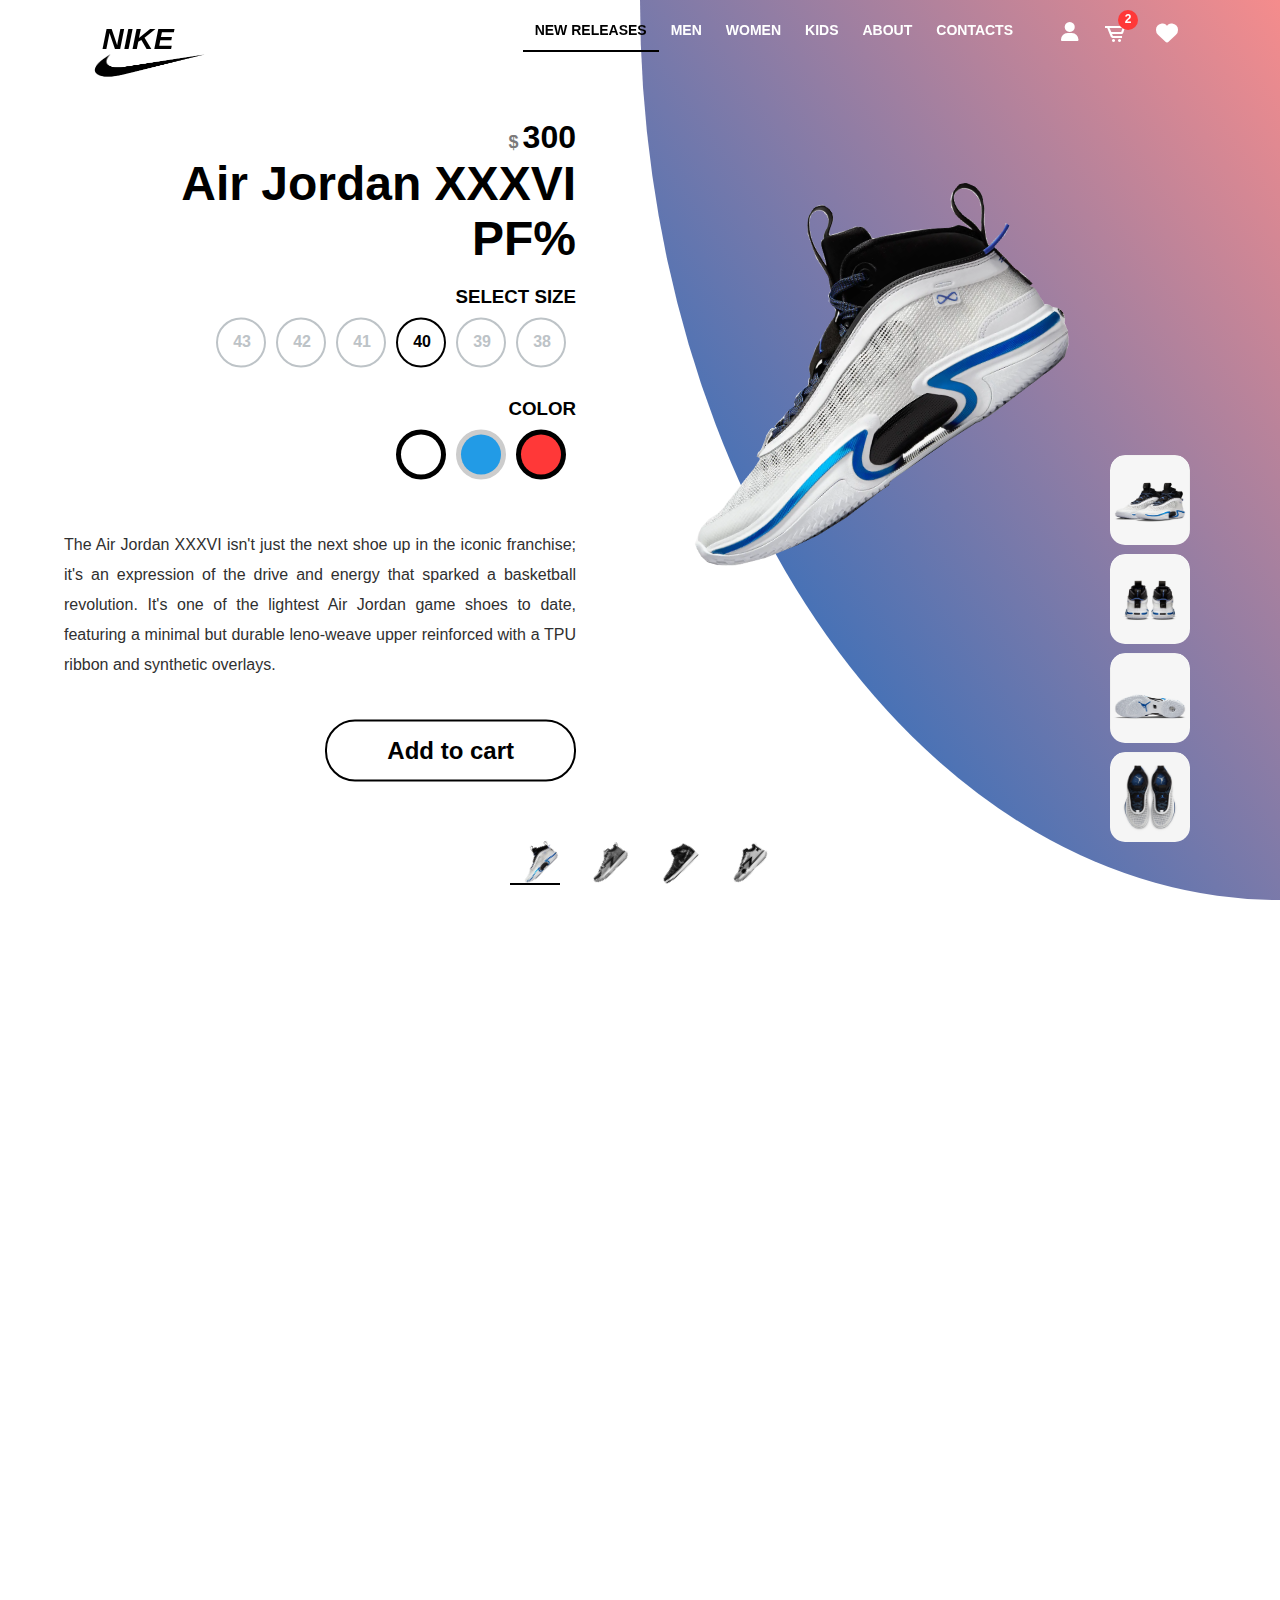
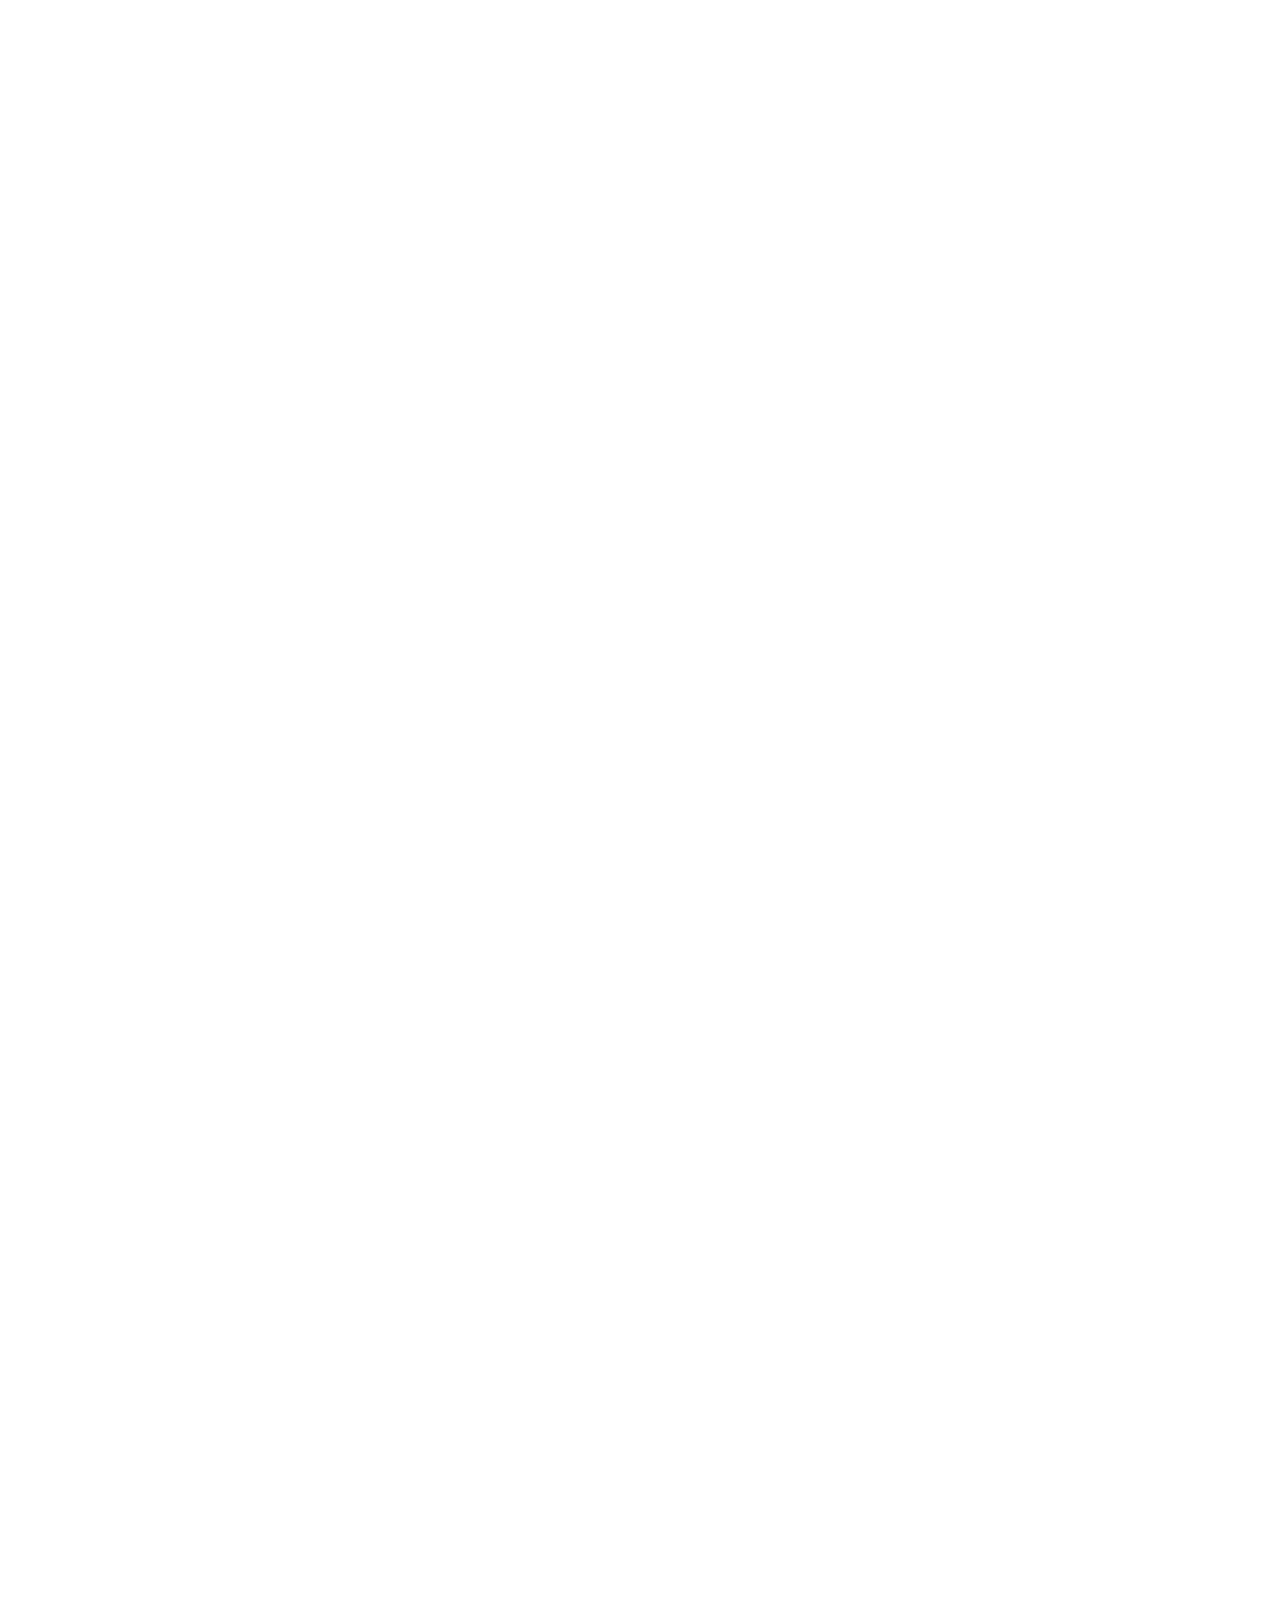
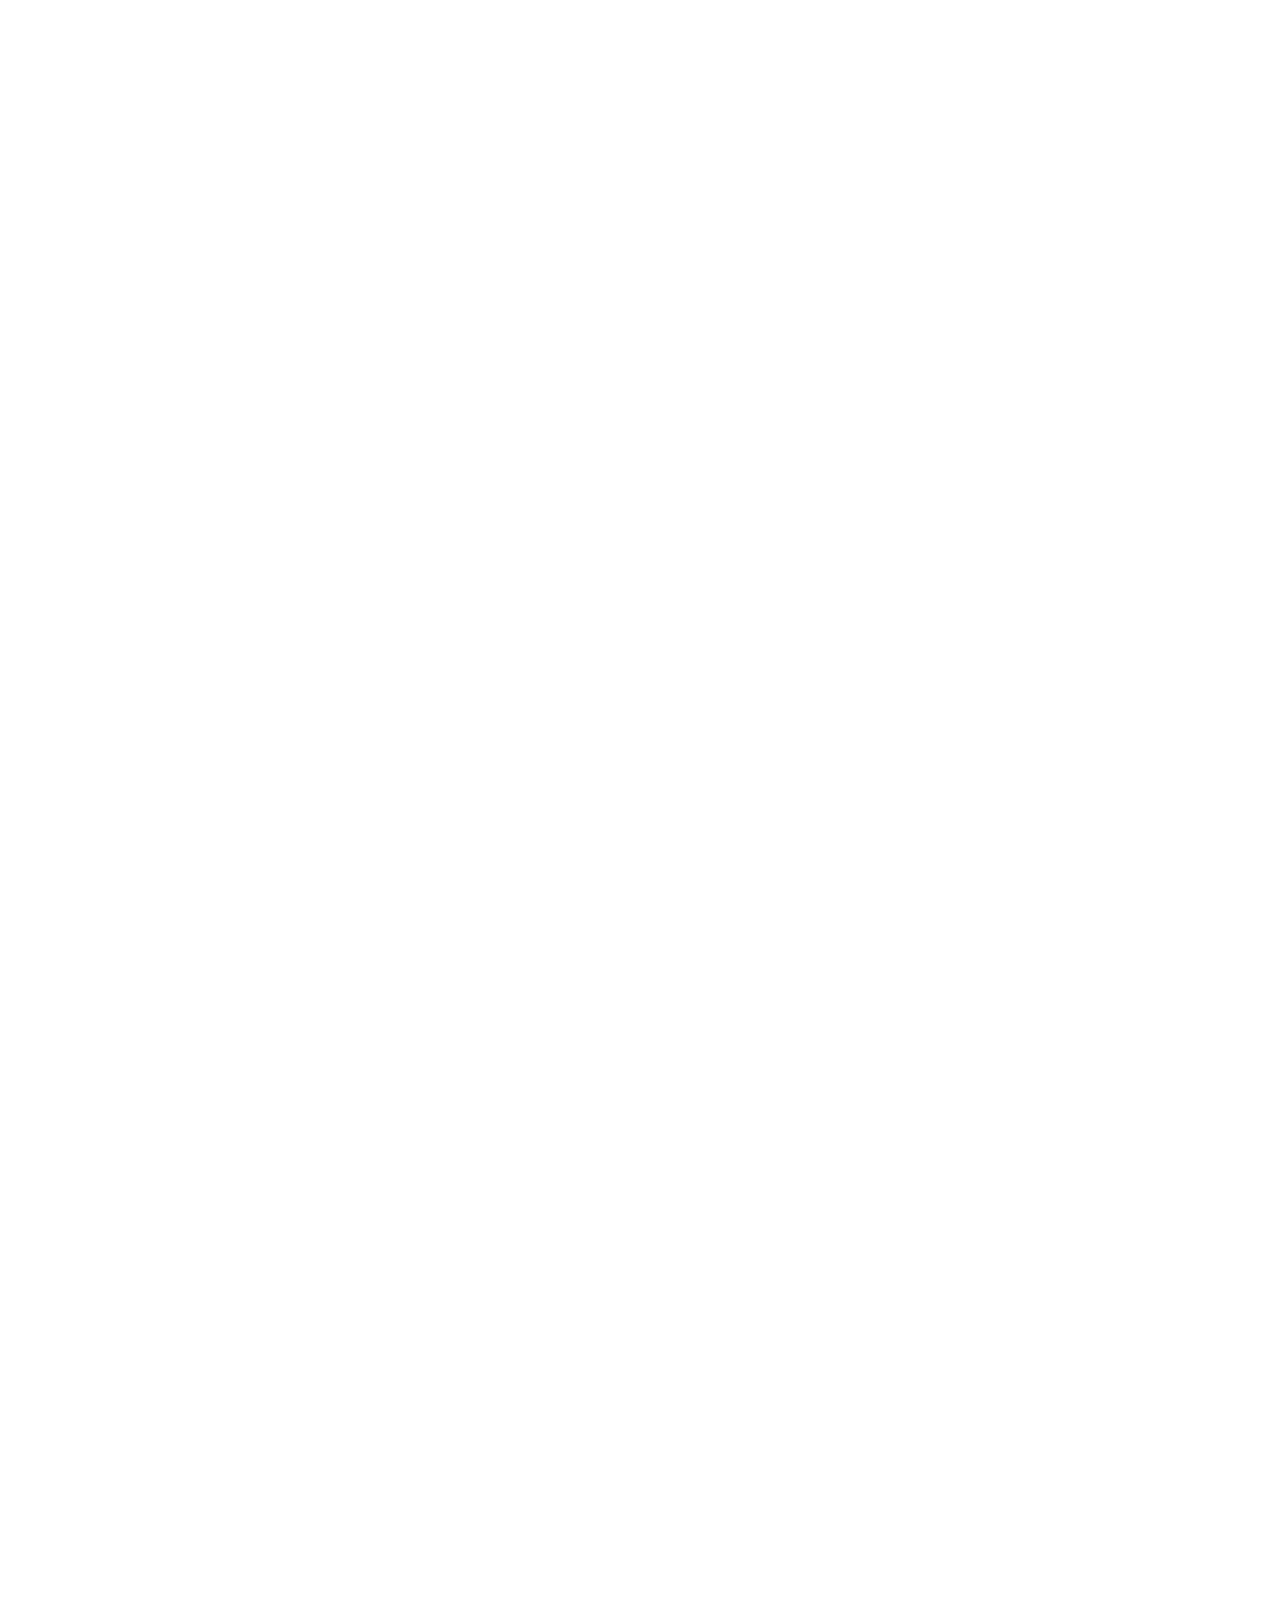
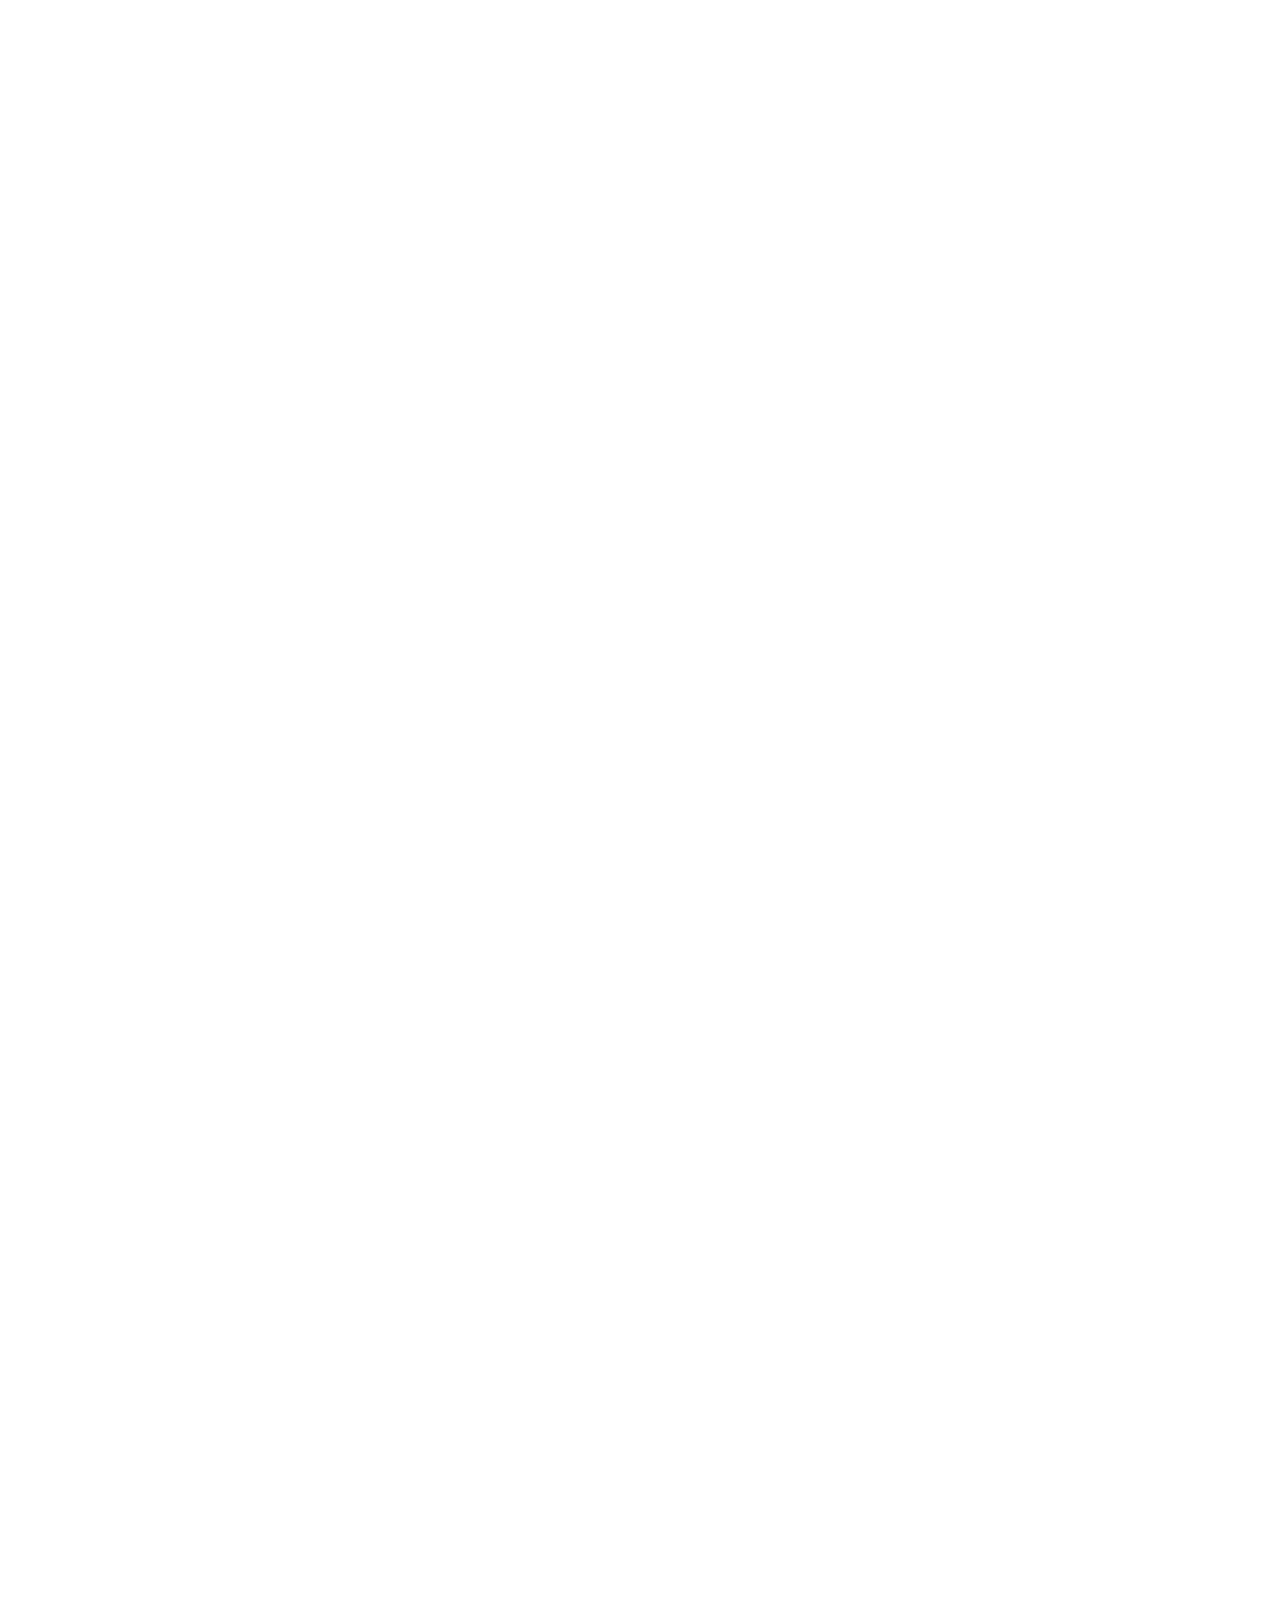
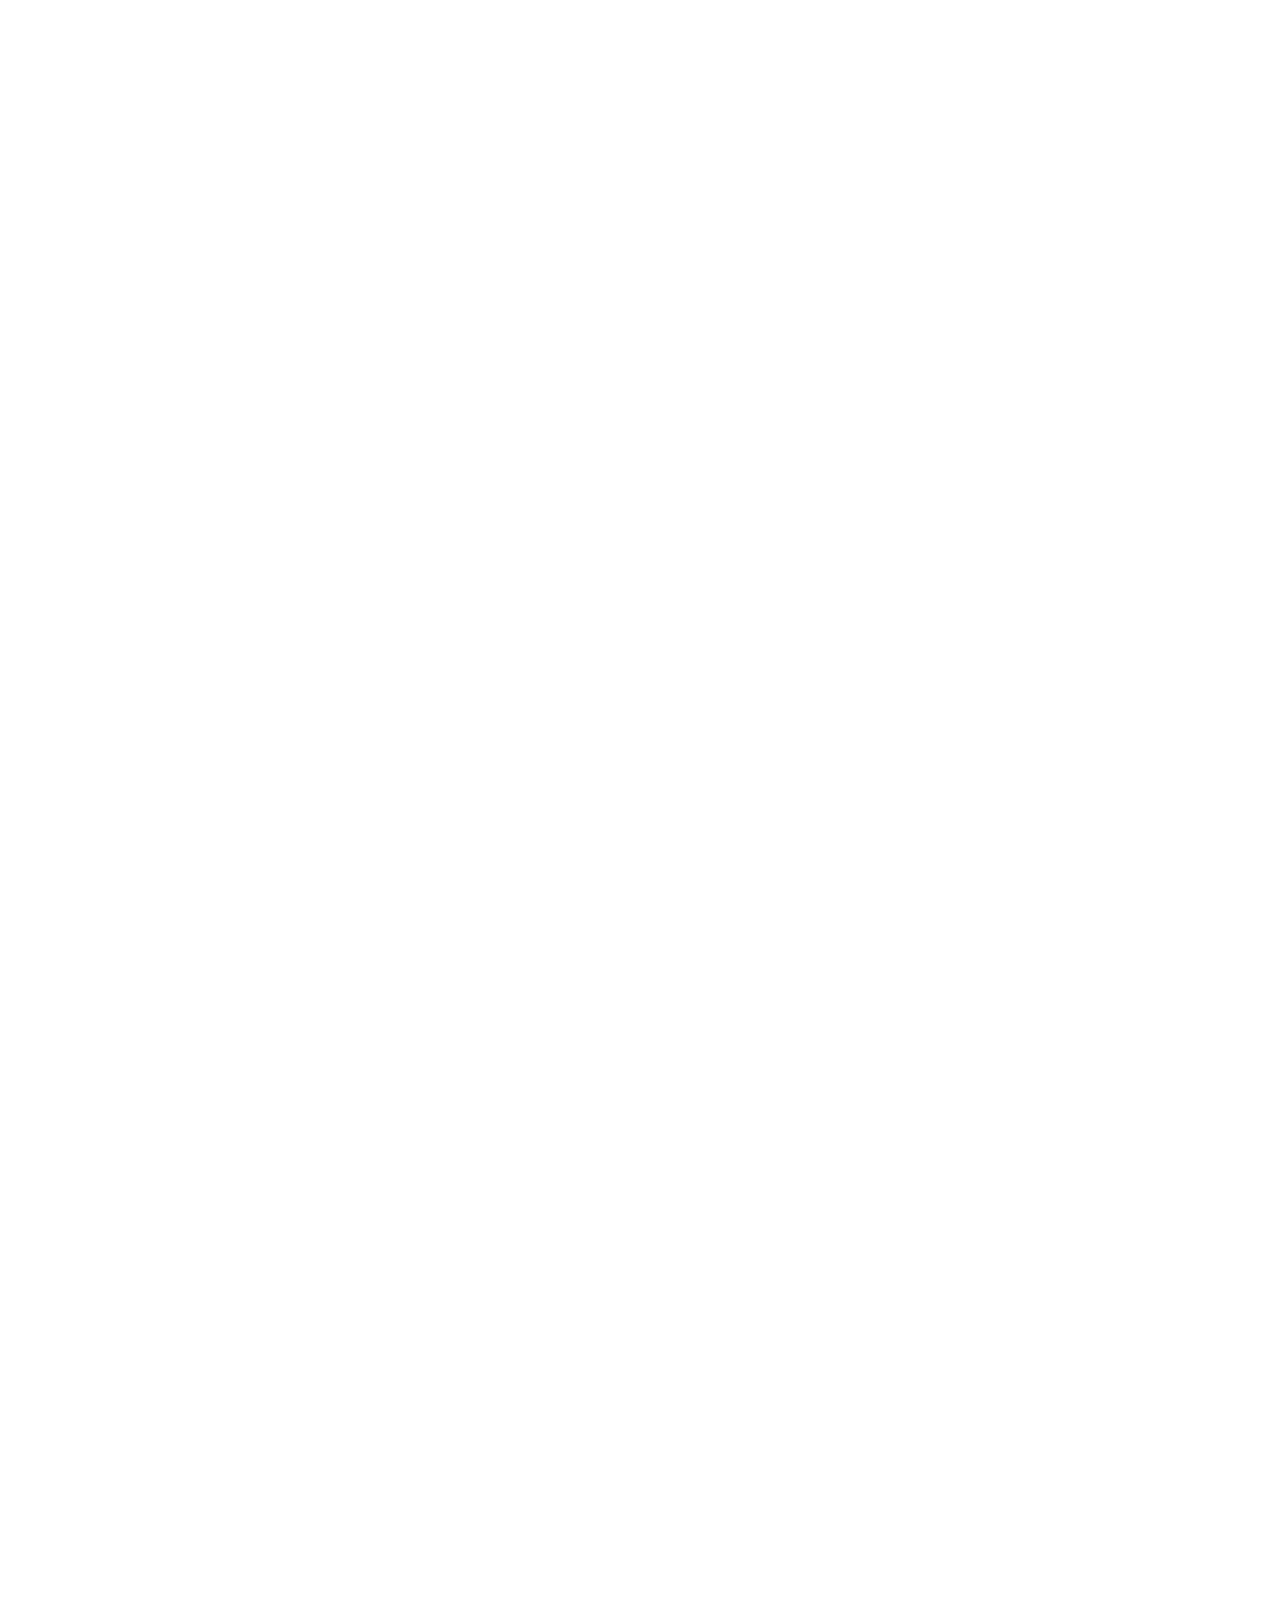
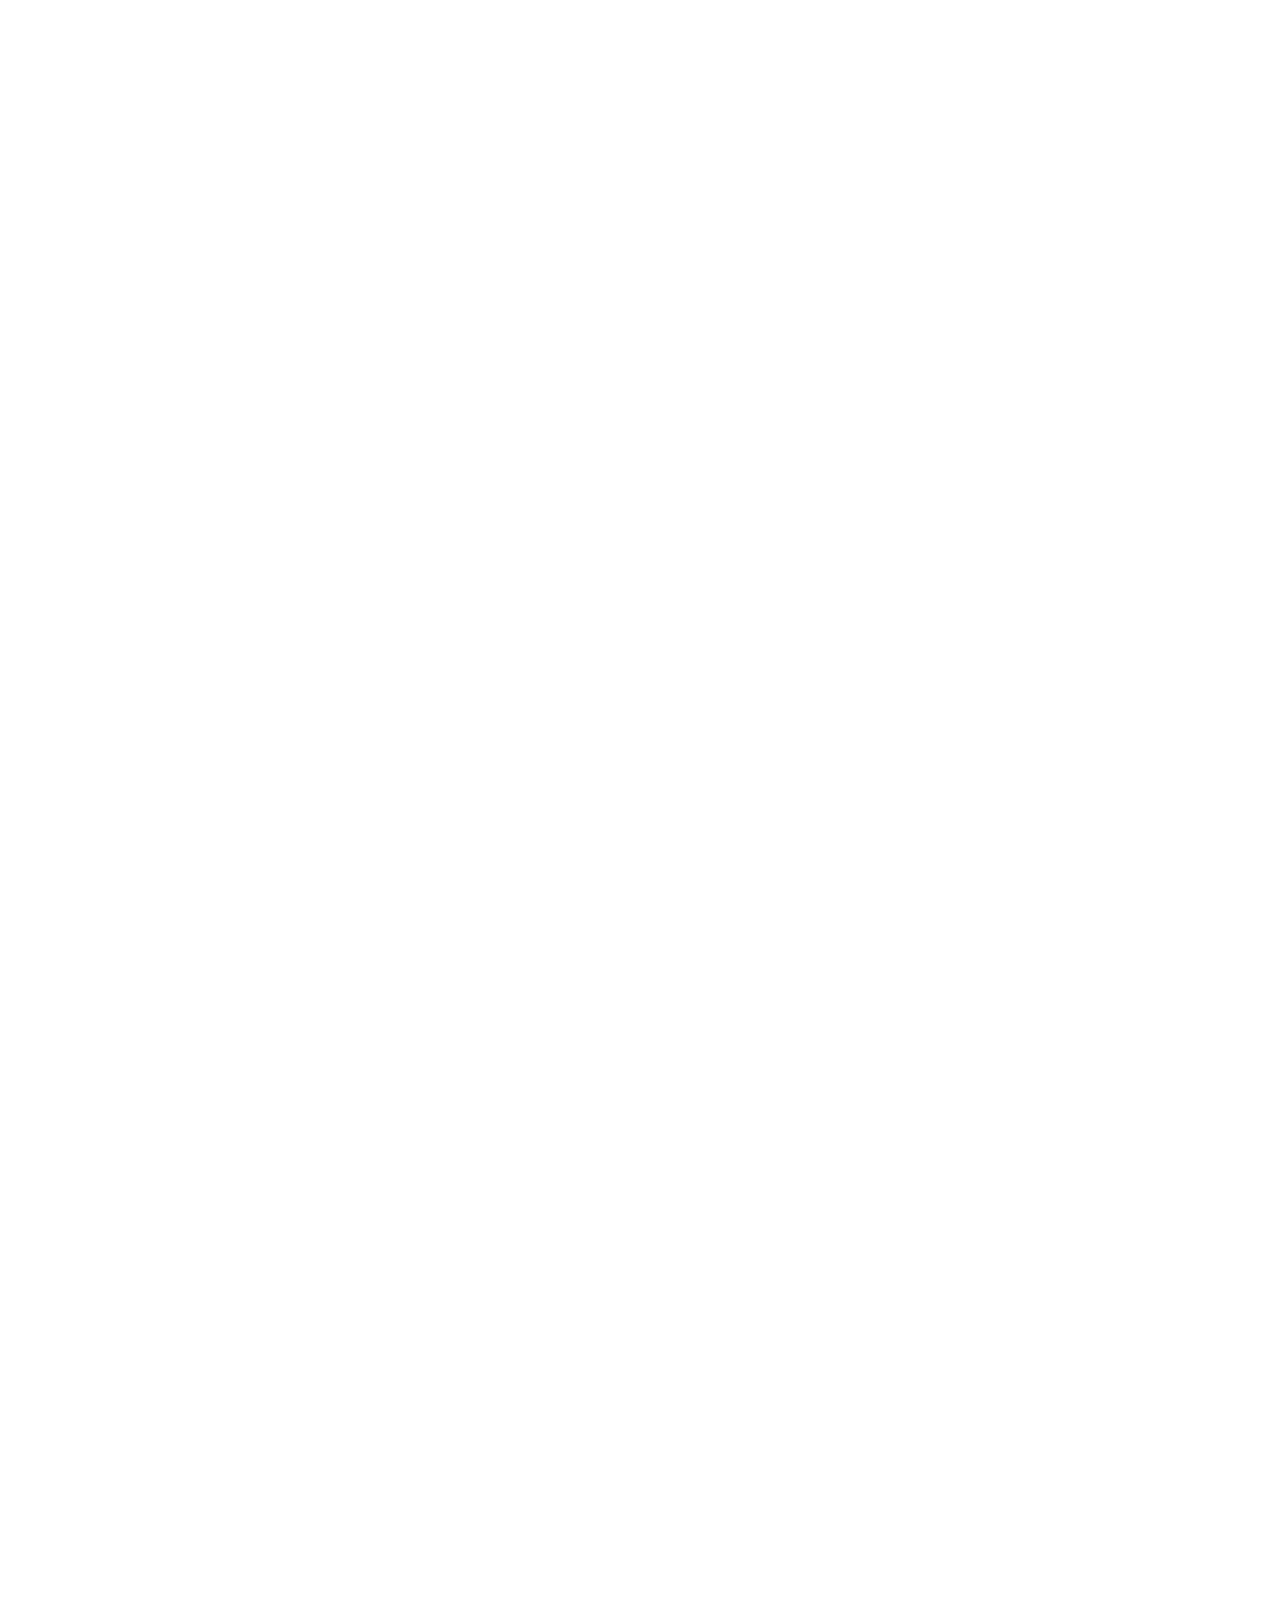
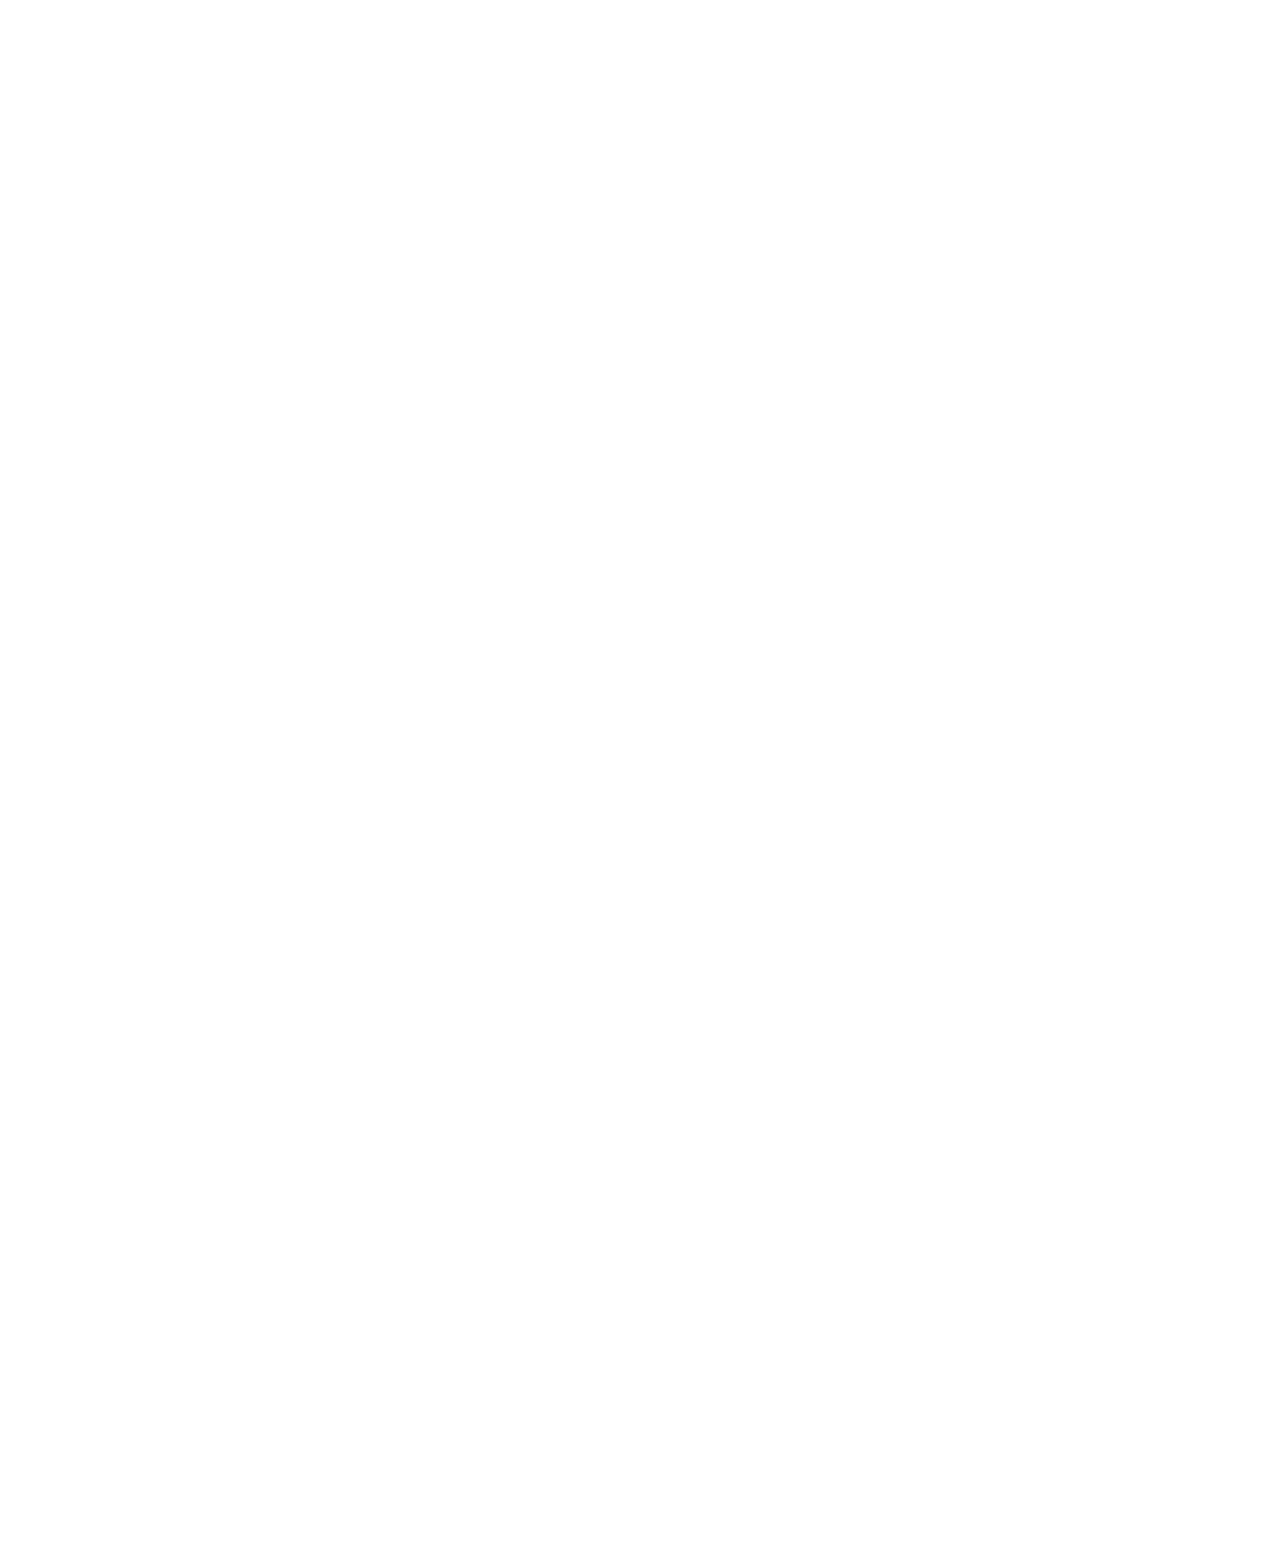
<file: index.html>
<!DOCTYPE html>
<html lang="en">
<head>
    <meta charset="UTF-8">
    <meta http-equiv="X-UA-Compatible" content="IE=edge">
    <meta name="viewport" content="width=device-width, initial-scale=1.0">
    <title>NIKE PRODUCT PAGE</title>
    <link href='https://unpkg.com/boxicons@2.1.2/css/boxicons.min.css' rel='stylesheet'>
    <link rel="stylesheet" href="style.css" type="text/css">
    <link rel="stylesheet" href="./Font/fontawesome-free-6.1.1-web/css/all.min.css">
    <link rel="icon" href="./img/Logo/pngwing.com.png" type="image/x-icon" />
</head>
<body>
    <!-- Main -->
    <div id="slider" class="slider">
        <div class="navbar">
            <a href="#" class="logo">NIKE
                <div class="logo_nike">
                    <img src="./img/Logo/pngwing.com.png" alt="" class="logo_nav">
                </div> 
            </a>

            <div class="navbar-right menu">
                <a href="" class="active">New releases</a>
                <a href="./Product_men.html" >Men</a>
                <a href="" >Women</a>
                <a href="" >Kids</a>
                <a href="" >About</a>
                <a href="" >Contacts</a>
            </div>
            <div class="navbar-right">
                
                <a href="#" class="login">
                    <i class="fa-solid fa-user"></i>
                </a>
                <a href="#" class="cart">
                    <i class="bx bx-cart-alt"></i>
                    <span class="badge">2</span>
                </a>

                <a href="#" class="heart">
                    <i class="fa-solid fa-heart"></i>
                </a>
            </div>
        </div>
        
        <!-- SLIDE 1 -->
        <div class="row fullheight slide">
            <div class="col-6 fullheight">
                <!--Product info  -->
                <div class="product-info">
                    <div class="info-wrapper">
                        <div class="product-price left-to-right">
                            <span>$</span>300
                        </div>

                        <div class="product-name left-to-right">
                            <h2>
                                Air Jordan XXXVI PF%
                            </h2>
                        </div>

                        <div class="product-size left-to-right">
                            <h3>SELECT SIZE</h3>
                            <div class="size-wrapper">
                                <div>38</div>
                                <div>39</div>
                                <div class="active">40</div>
                                <div>41</div>
                                <div>42</div>
                                <div>43</div>
                            </div>
                        </div>

                        <div class="product-color left-to-right">
                            <h3>COLOR</h3>
                            <div class="color-wrapper">
                                <div class="">
                                    <div class="bg-red"></div>
                                </div>
                                <div class="active">
                                    <div class="bg-blue"></div>
                                </div>
                                <div class="">
                                    <div class="bg-white"></div>
                                </div>
                            </div>
                        </div>

                        <div class="product-desc left-to-right">
                            <p>The Air Jordan XXXVI isn't just the next shoe up in the iconic franchise; it's an expression of the drive and energy that sparked a basketball revolution.
                                It's one of the lightest Air Jordan game shoes to date, featuring a minimal but durable leno-weave upper reinforced with a TPU ribbon and synthetic overlays.
                                
                            </p>
                        </div>

                        <div class="button left-to-right">
                            <button>
                                Add to cart
                            </button>
                        </div>
                        
                    </div>
                </div>
                <!--End Product info  -->
            </div>
                
            <div class="col-6 fullheight img-col" style="background-image: linear-gradient(to top right, #0067c7, #f58c8c  )">
                <!-- Img -->
                <div class="product-img">
                    <div class="img-wrapper right-to-left">
                        <div class="bounce">
                            <img src="./img/Shoes_bluee/shoes_blue.png" alt="placeholder+image">
                        </div>  
                    </div>
                </div>
                <!-- End Img -->
                <!-- More Img -->
                <div class="more-imgs">
                    <div class="more-imgs-item bottom-up">
                        <img src="./img/Shoes_bluee/shoes_blue_01.png" alt="placeholder+image">
                    </div>

                    <div class="more-imgs-item bottom-up">
                        <img src="./img/Shoes_bluee/shoes_blue_02.png" alt="placeholder+image">
                    </div>

                    <div class="more-imgs-item bottom-up">
                        <img src="./img/Shoes_bluee/shoes_blue_03.png" alt="placeholder+image">
                    </div>

                    <div class="more-imgs-item bottom-up">
                        <img src="./img/Shoes_bluee/shoes_blue_04.png" alt="placeholder+image">
                    </div>
                </div>
            </div>
                <!-- End More Img -->
        </div>
         <!-- END SLIDE 1 -->

         <!-- SLIDE 2 -->
        <div class="row fullheight slide">
            <div class="col-6 fullheight">
                <!--Product info  -->
                <div class="product-info">
                    <div class="info-wrapper">
                        <div class="product-price left-to-right">
                            <span>$</span>450
                        </div>

                        <div class="product-name left-to-right">
                            <h2>
                                Zion 1 PF
                            </h2>
                        </div>

                        <div class="product-size left-to-right">
                            <h3>SELECT SIZE</h3>
                            <div class="size-wrapper">
                                <div>38</div>
                                <div>39</div>
                                <div class="active">40</div>
                                <div>41</div>
                                <div>42</div>
                                <div>43</div>
                            </div>
                        </div>

                        <div class="product-color left-to-right">
                            <h3>COLOR</h3>
                            <div class="color-wrapper">
                                <div class="">
                                    <div class="bg-black"></div>
                                </div>
                                <div class="active">
                                    <div class="bg-green"></div>
                                </div>
                                <div class="">
                                    <div class="bg-blue"></div>
                                </div>
                            </div>
                        </div>

                        <div class="product-desc left-to-right">
                            <p>With a down-to-earth persona and abilities that are out of this world, Zion is unlike anybody else.On court, the gentle spirit who's all about family transforms into an unmatched force of unstoppable athleticism and speed.The Zion 1 kicks off his signature line with a design inspired by his duality of humility and superhuman ability.Full-length Air Strobel cushioning is stacked with a Zoom Air unit in the forefoot—a sensational mix of plush underfoot comfort and rapid responsiveness.
                            </p>
                        </div>

                        <div class="button left-to-right">
                            <button>
                                Add to cart
                            </button>
                        </div>
                        
                    </div>
                </div>
                <!--End Product info  -->
            </div>
                
            <div class="col-6 fullheight img-col" style="background-image: linear-gradient(to top right, #0bb5b9, #ff954b  )">
                <!-- Img -->
                <div class="product-img">
                    <div class="img-wrapper right-to-left">
                        <div class="bounce">
                            <img src="./img/Shoes_green/giayxanhla.png" alt="placeholder+image">
                        </div> 
                    </div>
                </div>
                <!-- End Img -->
                <!-- More Img -->
                <div class="more-imgs">
                    <div class="more-imgs-item bottom-up">
                        <img src="./img/Shoes_green/shoes_green_01.png" alt="placeholder+image">
                    </div>

                    <div class="more-imgs-item bottom-up">
                        <img src="./img/Shoes_green/shoes_green_02.png" alt="placeholder+image">
                    </div>

                    <div class="more-imgs-item bottom-up">
                        <img src="./img/Shoes_green/shoes_green_03.png" alt="placeholder+image">
                    </div>

                    <div class="more-imgs-item bottom-up">
                        <img src="./img/Shoes_green/shoes_green_04.png" alt="placeholder+image">
                    </div>
                </div>
            </div>
                <!-- End More Img -->
        </div>
         <!-- END SLIDE 2 -->

         <!-- SLIDE 3 -->
        <div class="row fullheight slide">
            <div class="col-6 fullheight">
                <!--Product info  -->
                <div class="product-info">
                    <div class="info-wrapper">
                        <div class="product-price left-to-right">
                            <span>$</span>560
                        </div>

                        <div class="product-name left-to-right">
                            <h2>
                                Air Jordan 1 Mid SE
                            </h2>
                        </div>

                        <div class="product-size left-to-right">
                            <h3>SELECT SIZE</h3>
                            <div class="size-wrapper">
                                <div>38</div>
                                <div>39</div>
                                <div class="active">40</div>
                                <div>41</div>
                                <div>42</div>
                                <div>43</div>
                            </div>
                        </div>

                        <div class="product-color left-to-right">
                            <h3>COLOR</h3>
                            <div class="color-wrapper">
                                <div class="">
                                    <div class="bg-green"></div>
                                </div>
                                <div class="active">
                                    <div class="bg-red"></div>
                                </div>
                                <div class="">
                                    <div class="bg-white"></div>
                                </div>
                            </div>
                        </div>

                        <div class="product-desc left-to-right">
                            <p>Inspired by Mictlán, this is a story of family connections. This unique "Día de Muertos" version of the Air Jordan 1 stays true to style with a bright jaguar print and unique details, like a multi-coloured embroidered Swoosh logo with an arrow. The words "Siempre" and "Familia" stamped on the upper connect back to the family tradition.           
                            </p>
                        </div>

                        <div class="button left-to-right">
                            <button>
                                Add to cart
                            </button>
                        </div>
                        
                    </div>
                </div>
                <!--End Product info  -->
            </div>
                
            <div class="col-6 fullheight img-col" style="background-image: linear-gradient(to top right, #ff061b, rgb(94, 88, 88)  )">
                <!-- Img -->
                <div class="product-img">
                    <div class="img-wrapper right-to-left">
                        <div class="bounce">
                            <img src="./img/Shoes_red/giaydo.png" alt="placeholder+image">
                        </div>  
                    </div>
                </div>
                <!-- End Img -->
                <!-- More Img -->
                <div class="more-imgs">
                    <div class="more-imgs-item bottom-up">
                        <img src="./img/Shoes_red/shoes_red_01.png" alt="placeholder+image">
                    </div>

                    <div class="more-imgs-item bottom-up">
                        <img src="./img/Shoes_red/shoes_red_02.png" alt="placeholder+image">
                    </div>

                    <div class="more-imgs-item bottom-up">
                        <img src="./img/Shoes_red/shoes_red_03.png" alt="placeholder+image">
                    </div>

                    <div class="more-imgs-item bottom-up">
                        <img src="./img/Shoes_red/shoes_red_04.png" alt="placeholder+image">
                    </div>
                </div>
            </div>
                <!-- End More Img -->
        </div>
         <!-- END SLIDE 3 -->

         <!-- SLIDE 4 -->
        <div class="row fullheight slide">
            <div class="col-6 fullheight">
                <!--Product info  -->
                <div class="product-info">
                    <div class="info-wrapper">
                        <div class="product-price left-to-right">
                            <span>$</span>269
                        </div>

                        <div class="product-name left-to-right">
                            <h2>
                                Zion 1 SP
                            </h2>
                        </div>

                        <div class="product-size left-to-right">
                            <h3>SELECT SIZE</h3>
                            <div class="size-wrapper">
                                <div>38</div>
                                <div>39</div>
                                <div class="active">40</div>
                                <div>41</div>
                                <div>42</div>
                                <div>43</div>
                            </div>
                        </div>

                        <div class="product-color left-to-right">
                            <h3>COLOR</h3>
                            <div class="color-wrapper">
                                <div class="">
                                    <div class="bg-red"></div>
                                </div>
                                <div class="active">
                                    <div class="bg-yellow"></div>
                                </div>
                                <div class="">
                                    <div class="bg-blue"></div>
                                </div>
                            </div>
                        </div>

                        <div class="product-desc left-to-right">
                            <p>Pairing a down-to-earth persona with out-of-this-world athleticism, Zion brings his best to the game—and he's got footwear to match. His shoes are light, stable and strong, with an extra-durable outsole designed to dominate on outdoor courts. Meanwhile, Air cushioning provides the plush underfoot comfort and rapid responsiveness you know and love.    
                            </p>
                        </div>

                        <div class="button left-to-right">
                            <button>
                                Add to cart
                            </button>
                        </div>
                        
                    </div>
                </div>
                <!--End Product info  -->
            </div>
                
            <div class="col-6 fullheight img-col" style="background-image: linear-gradient(to top right, #cb2701 , #dfdd8f)">
                <!-- Img -->
                <div class="product-img">
                    <div class="img-wrapper right-to-left">
                        <div class="bounce">
                            <img src="./img/Shoes_yellow/Giayvang.png" alt="placeholder+image">
                        </div>
                    </div>
                </div>
                <!-- End Img -->
                <!-- More Img -->
                <div class="more-imgs">
                    <div class="more-imgs-item bottom-up">
                        <img src="./img/Shoes_yellow/shoes_yellow_01.png" alt="placeholder+image">
                    </div>

                    <div class="more-imgs-item bottom-up">
                        <img src="./img/Shoes_yellow/shoes_yellow_02.png" alt="placeholder+image">
                    </div>

                    <div class="more-imgs-item bottom-up">
                        <img src="./img/Shoes_yellow/shoes_yellow_03.png" alt="placeholder+image">
                    </div>

                    <div class="more-imgs-item bottom-up">
                        <img src="./img/Shoes_yellow/shoes_yellow_04.png" alt="placeholder+image">
                    </div>
                </div>
            </div>
                <!-- End More Img -->
        </div>
         <!-- END SLIDE 4 -->

         
    </div>
    <!-- Main end -->

    <section id="product" class="product">
        <h1 class="heading">Favorite <span>Products</span></h1>
        <div class="box-container">
            <div class="box">
                <div class="icons">
                    <a href="#" class="fa fa-heart"></a>
                    <a href="#" class="fa fa-share"></a>
                    <a href="#" class="fa fa-eye"></a>
                </div>
                <div class="content">
                    <img src="./img/Product_favor/product_f_shoes1.png" alt="" >
                    <h3>Nike shoes</h3>
                    <div class="price">$200 <span>$150</span></div>
                    <div class="stars">
                        <i class="fa-solid fa-star"></i>
                        <i class="fa-solid fa-star"></i>
                        <i class="fa-solid fa-star"></i>
                        <i class="fa-solid fa-star"></i>
                        <i class="fa-solid fa-star"></i>
                    </div>
                </div>
            </div>

            <div class="box">
                <div class="icons">
                    <a href="#" class="fa fa-heart"></a>
                    <a href="#" class="fa fa-share"></a>
                    <a href="#" class="fa fa-eye"></a>
                </div>
                <div class="content">
                    <img src="./img/Product_favor/product_f_shoes1.png" alt="" >
                    <h3>Nike shoes</h3>
                    <div class="price">$200 <span>$150</span></div>
                    <div class="stars">
                        <i class="fa-solid fa-star"></i>
                        <i class="fa-solid fa-star"></i>
                        <i class="fa-solid fa-star"></i>
                        <i class="fa-solid fa-star"></i>
                        <i class="fa-solid fa-star"></i>
                    </div>
                </div>
            </div>
            <div class="box">
                <div class="icons">
                    <a href="#" class="fa fa-heart"></a>
                    <a href="#" class="fa fa-share"></a>
                    <a href="#" class="fa fa-eye"></a>
                </div>
                <div class="content">
                    <img src="./img/Product_favor/product_f_shoes1.png" alt="" >
                    <h3>Nike shoes</h3>
                    <div class="price">$200 <span>$150</span></div>
                    <div class="stars">
                        <i class="fa-solid fa-star"></i>
                        <i class="fa-solid fa-star"></i>
                        <i class="fa-solid fa-star"></i>
                        <i class="fa-solid fa-star"></i>
                        <i class="fa-solid fa-star"></i>
                    </div>
                </div>
            </div>

            <div class="box">
                <div class="icons">
                    <a href="#" class="fa fa-heart"></a>
                    <a href="#" class="fa fa-share"></a>
                    <a href="#" class="fa fa-eye"></a>
                </div>
                <div class="content">
                    <img src="./img/Product_favor/product_f_shoes1.png" alt="" >
                    <h3>Nike shoes</h3>
                    <div class="price">$200 <span>$150</span></div>
                    <div class="stars">
                        <i class="fa-solid fa-star"></i>
                        <i class="fa-solid fa-star"></i>
                        <i class="fa-solid fa-star"></i>
                        <i class="fa-solid fa-star"></i>
                        <i class="fa-solid fa-star"></i>
                    </div>
                </div>
            </div>

            <div class="box">
                <div class="icons">
                    <a href="#" class="fa fa-heart"></a>
                    <a href="#" class="fa fa-share"></a>
                    <a href="#" class="fa fa-eye"></a>
                </div>
                <div class="content">
                    <img src="./img/Product_favor/product_f_shoes1.png" alt="" >
                    <h3>Nike shoes</h3>
                    <div class="price">$200 <span>$150</span></div>
                    <div class="stars">
                        <i class="fa-solid fa-star"></i>
                        <i class="fa-solid fa-star"></i>
                        <i class="fa-solid fa-star"></i>
                        <i class="fa-solid fa-star"></i>
                        <i class="fa-solid fa-star"></i>
                    </div>
                </div>
            </div>

            <div class="box">
                <div class="icons">
                    <a href="#" class="fa fa-heart"></a>
                    <a href="#" class="fa fa-share"></a>
                    <a href="#" class="fa fa-eye"></a>
                </div>
                <div class="content">
                    <img src="./img/Product_favor/product_f_shoes1.png" alt="" >
                    <h3>Nike shoes</h3>
                    <div class="price">$200 <span>$150</span></div>
                    <div class="stars">
                        <i class="fa-solid fa-star"></i>
                        <i class="fa-solid fa-star"></i>
                        <i class="fa-solid fa-star"></i>
                        <i class="fa-solid fa-star"></i>
                        <i class="fa-solid fa-star"></i>
                    </div>
                </div>
            </div>
        </div>
    </section> 

    <!-- Contro Slide -->
    <div id="slide-control" class="slide-control">
        <div  class="slide-control-item">
            <img src="./img/Shoes_bluee/shoes_blue.png" alt="placeholder+image">
        </div>

        <div class="slide-control-item">
            <img src="./img/Shoes_green/giayxanhla.png" alt="placeholder+image">
        </div>

        <div class="slide-control-item">
            <img src="./img/Shoes_red/giaydo.png" alt="placeholder+image">
        </div>

        <div class="slide-control-item">
            <img src="./img/Shoes_yellow/Giayvang.png" alt="placeholder+image">
        </div>
    </div>
    <!-- End Contro Slide -->
    <script type="text/javascript" src="./index.js"></script>
</body>
</html>
</file>
<file: style.css>
:root{
    --red:#ff3838;
    --white:#fff;
    --black:#000;

    --blue-one:#014f99;
    --blue-two:#354683;

    --green-one:#0bb5b9;
    --green-two:#00b6bc;

    --yellow-one:#cb2701;
    --yellow-two:#e8946b;

    --red-one:#ba2834;
    --red-two:#df1940;

    --silver:#bdc3c7;
}

@import url('https://fonts.googleapis.com/css2?family=Roboto:wght@300;400;500;700&display=swap');

*{
    margin: 0;
    padding: 0;
    box-sizing: border-box;
    font-family: 'Lato', sans-serif;
}

.bg-red{
    background-color: var(--red);
}

.bg-white{
    background-color: var(--white);
}

.bg-black{
    background-color: var(--black);
}

.bg-blue{
    background-color: rgb(16, 150, 233,0.9);
}

.bg-green{
    background-color: var(--green-one);
}

.bg-yellow{
    background-color: var(--yellow-two);
}


html, body{
    height: 100vh ;
    overflow: hidden;
}

.row{
    display: flex;
    flex-wrap: wrap;
    flex-direction: row;
}

.row:after, .row:before{
    box-sizing: border-box;
}

.col-6{
    width: 50%;
    position: relative;
}

.slider{
    overflow: hidden;
    height: 500%;
}

.fullheight{
    height: 100vh;
}
/* CSS IMG MAIN */
.product-img{
    position: absolute;
    top: 40%;
    left: 40%;
    transform: translate(-50%, -50%);
    width: 100%;
}

.img-wrapper img{
    height: auto;
    width: 80%;
    transform: rotate(-35deg);
}

/* CSS IMG item */
.more-imgs{
    position: absolute;
    right: 90px;    
    top: 50%;
}

.more-imgs-item{
    height: fit-content;
    border-radius: 15px;
    overflow: hidden;
    margin: 5px 0 ;
}

.more-imgs-item img{
    height: 90px;
    width: 80px;
    border-radius: 15px;
    transition: 1s;
}

.more-imgs-item:hover img{
    transform: scale(1.5);
}

.more-imgs-item :hover{
    cursor: pointer;;
}

/* INFO SHOES */

.product-info{
    position: absolute;
    top: 50%;
    left: 50%;
    transform: translate(-50%, -50%);
    width: 100%;
    padding: 0 10%;
    color: var(--silver);

}

.info-wrapper{
    margin: auto;
    position: relative;
    text-align: right;
}

.product-name h2{
    font-weight: 900;
    font-size: xxx-large;
    color: var(--black);
}

.product-price{
    font-weight: 900;
    font-size: xx-large;
    color: var(--black);
}

.product-price span{
    font-size: large;
    color: rgb(124, 122, 122) ;
    padding-right: 4px;
}

.product-size{
    margin: 20px 0;
    
}

.product-size h3{
    color: #000;
}

.size-wrapper{
    display: flex;
    flex-flow: row-reverse;
    padding: 5px;
}

.size-wrapper div{
    font-weight: 900;
    margin: 5px;
    width: 50px;
    height: 50px;
    border-radius: 50%;
    padding: 13px;
    border: 2px solid var(--silver);
    color: var(--silver);
}

.size-wrapper div.active{
    border: 2px solid var(--black);
    color: var(--black);
}

.size-wrapper div:hover{
    border: 2px solid var(--black);
    color: var(--black);
    cursor: pointer;
}

.product-color h3{
    color: #000;
}
.color-wrapper{
    display: flex;
    flex-flow: row-reverse;
    padding: 5px;
}

.color-wrapper > div{
    margin: 5px;
    width: 50px;
    height: 50px;
    border-radius: 50%;
    padding: 3px;
    border: 2px solid var(--black);
    background-color: var(--black);
}

.color-wrapper > div.active{
    border: 2px solid #ccc;
    background-color: #ccc;
}

.color-wrapper > div:hover{
    cursor: pointer;
    border: 2px solid #ccc;
    background-color: #ccc;
}

.color-wrapper > div > div{
    width: 40px;
    height: 40px;
    border-radius: 50%;
}

.product-desc{
    margin: 40px 0;
    text-align: justify;
    font-weight: 600;
}

.product-desc p{
    color: #303030;
    line-height: 30px;
    font-weight: 300;
}

.button >button{
    font-weight: 900;
    font-size: x-large;
    padding: 15px 60px;
    border-radius: 30px;
    border: 2px solid var(--black);
    background-color: var(--white);
    color: var(--black);
    transition: 0.5s;
}

.button >button:hover{
    cursor: pointer;
    background-color: var(--black);
    color: var(--white);
}

.img-col{
    border-bottom-left-radius: 100%;
    
}
/* Slide control */
.slide-control{
    display: flex;
    padding: 5px;
    position: absolute;
    bottom: 0;
    left: 50%;
    transform: translateX(-50%);
}

.slide-control div{
    height: 50px;
    width: 50px;
    margin: 10px;
    transition: 0.5s;
}

.slide-control div:hover{
    cursor: pointer;
    transform: translateY(-30px);
    border-bottom:  2px solid var(--black);
}

.slide-control div img{
    height: auto;
    width: 100%;
    filter: grayscale(100%);
    transform: rotate(-45deg);
}

.slide-control div:hover img{
    filter: unset;
}

.slide-control div.active img{
    filter: unset;
}

.slide-control div.active{
    border-bottom:  2px solid var(--black);
}

/* Modal */

.modal{
    display: none;
    position: fixed;
    z-index: 100;
    padding-top: 100px;
    left: 0;
    top: 0;
    width: 100%;
    height: 100%;
    overflow: auto;
    background-color: rgb(0, 0, 0);
    background-color: rgb(0, 0, 0,0.9);
}

.modal-content{
    animation-name: zoom;
    animation-duration: 0.6s;
}

@keyframes zoom{
    from{
        transform: scale(0);
    }

    to{
        transform: scale(1);
    }
}

.close{
    position: absolute;
    top: 15px;
    right: 35px;
    color: var(--white);
    font-size: 40px;
    font-weight: 900;
    transition: 0.3s;
}

.close:hover, .close focus{
    color: var(--silver);
    text-decoration: none;
    cursor: pointer;
}

/* Navbar */
.navbar{
    background-color: transparent;
    padding: 10px 90px;
    position: fixed;
    top: 0;
    left: 0;
    right: 0;
    z-index: 99;
    display: flex;
}

.navbar a{
    float: left;
    color: var(--white);
    text-decoration: none;
    font-size: 14px;
    font-weight: 900;
    padding: 12px;
    text-transform: uppercase;
}


.navbar .logo{
    font-size: 30px;
    flex: 1;
    color: var(--black);
    font-style: italic;

}

.logo_nav{
    width: 173%;
    height: 55px;
}

.logo_nike {
    position: fixed;
    left: 86px;
    top: 38px;
}

.navbar-right{
    padding-left: 24px;
    right: 0;
    
}

.navbar-right a:hover{
    color: var(--black);
    border-bottom: 2px solid var(--black);
}

.navbar-right a.active{
    color: var(--black);
    border-bottom: 2px solid var(--black);
}

.navbar-right a{
    transition: 0.5s;
}

.cart{
    position: relative;
}

.cart i{
    font-size: x-large;
}

.login i{
    font-size: 20px; 
}

.heart i{
    font-size: 22px; 
    padding-left: 5px;
}

.badge{
    position: absolute;
    top: 0;
    right: 1px;
    font-size: 12px;
    background-color: var(--red);
    width: 20px;
    height: 20px;
    padding: 2px;
    text-align: center;
    justify-content: center;
    border-radius: 50%;
}
/* Animation */
.right-to-left{
    transition: 1s;
    transform: translateX(100%);
}

.active .right-to-left{
    transition: 1s;
    transform: translateX(0);
}

.bottom-up{
    transition: 1s;
    transform: translateY(100vh);
}

.active .bottom-up{
    transform: translateY(0);
}

.left-to-right{
    transition: 1s;
    transform: translateX(-150%);
}

.active .left-to-right{
    transition: 1s;
    transform: translateX(0);
}

.more-imgs-item:nth-child(1){
    transition-delay: 0.2s;
}

.more-imgs-item:nth-child(2){
    transition-delay: 0.4s;
}

.more-imgs-item:nth-child(3){
    transition-delay: 0.6s;
}

.more-imgs-item:nth-child(4){
    transition-delay: 0.8s;
}

/* Animation Info */
.info-wrapper > div:nth-child(1){
    transition-delay: 0.2s;
}

.info-wrapper > div:nth-child(2){
    transition-delay: 0.4s;
}

.info-wrapper > div:nth-child(3){
    transition-delay: 0.6s;
}

.info-wrapper > div:nth-child(4){
    transition-delay: 0.8s;
}

.info-wrapper > div:nth-child(5){
    transition-delay: 1s;
}

.info-wrapper > div:nth-child(6){
    transition-delay: 1.2s;
} 

.bounce{
    animation-name: bounce;
    animation-timing-function: ease;
    animation-iteration-count: infinite;
    animation-duration: 3s;
}

@keyframes bounce{
    0%{
        transform: translateY(0);
    }
    50%{
        transform: translateY(-50px);
    }
    100%{
        transform: translateY(0);
    }
}

/* Product */

.product .box-container{
    display: flex;
    flex-wrap: wrap;
    gap:24px;
}

.box-container .box-container .box{
    border: 2px solid rgb(0, 0, 0, 0.1);
    border-radius: 8px;
    text-align: center;
    overflow: hidden;
    background: #f9f9f9;
}
</file>
